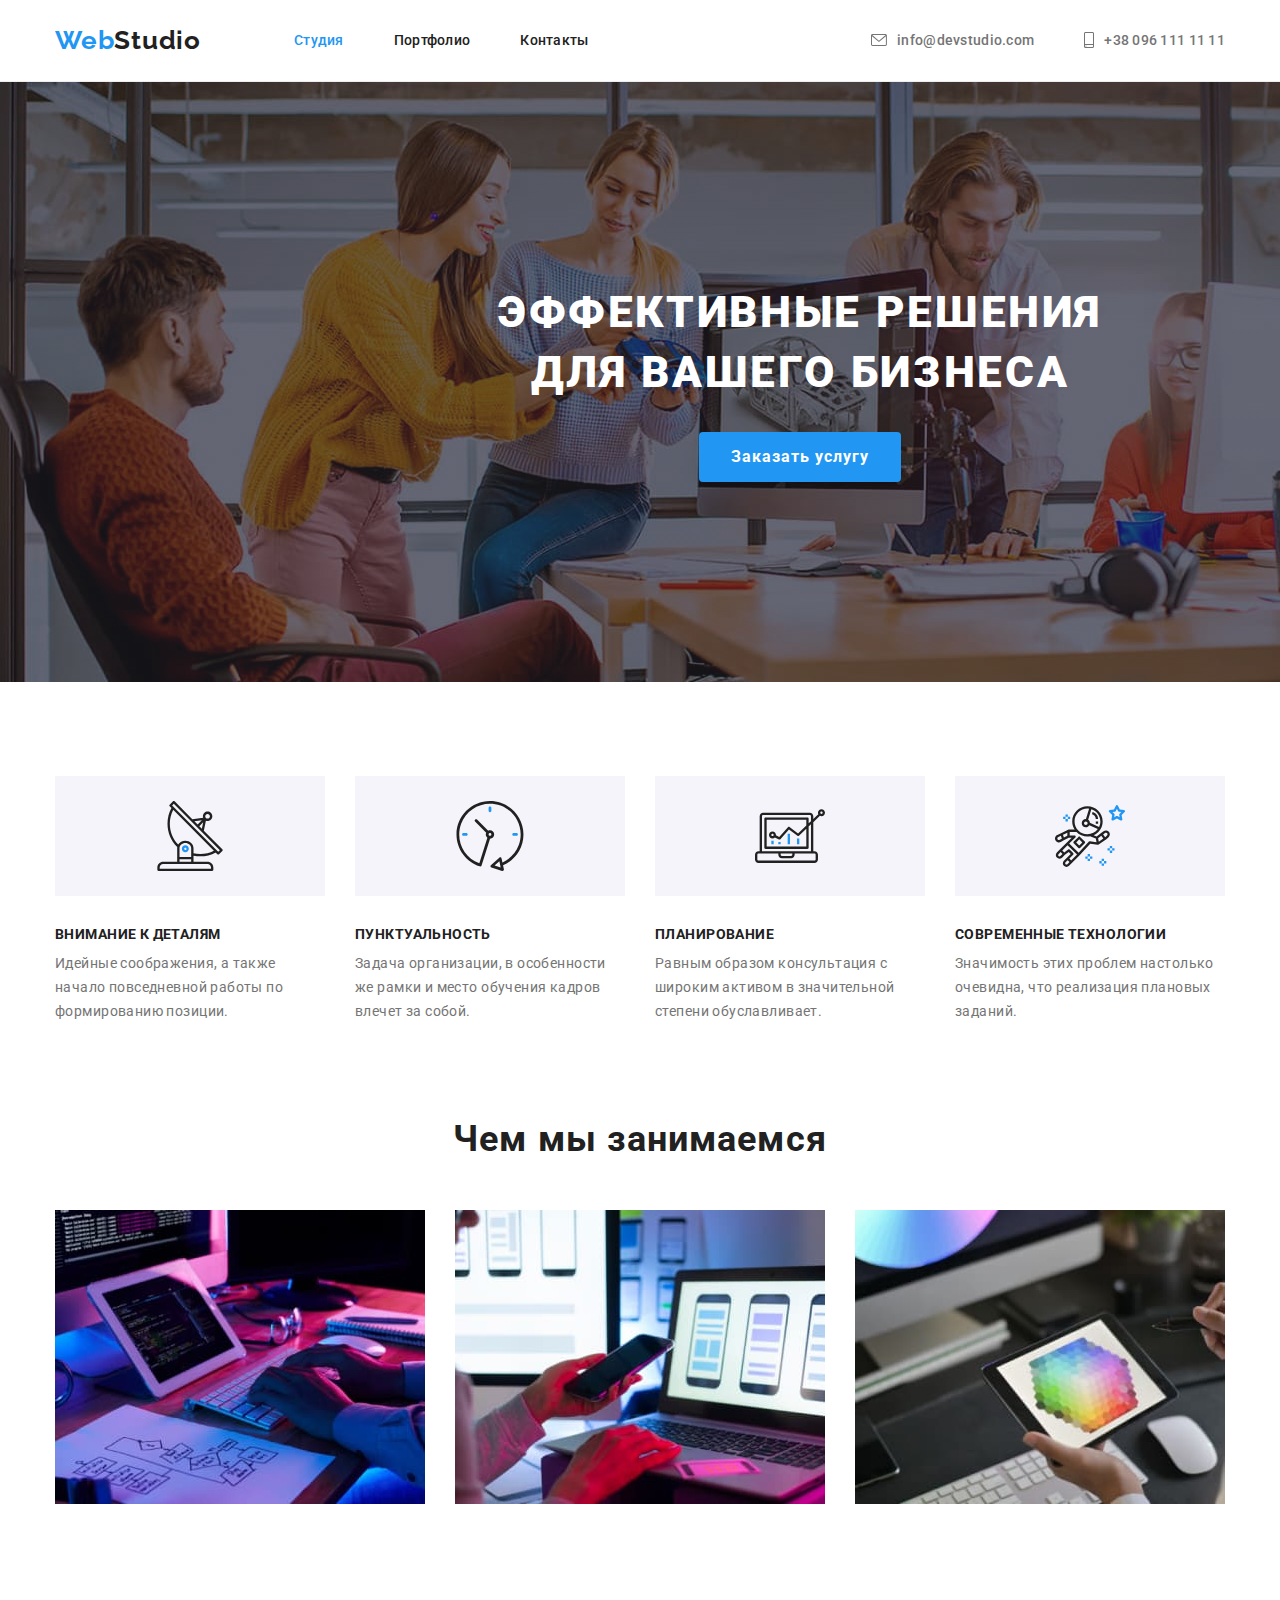
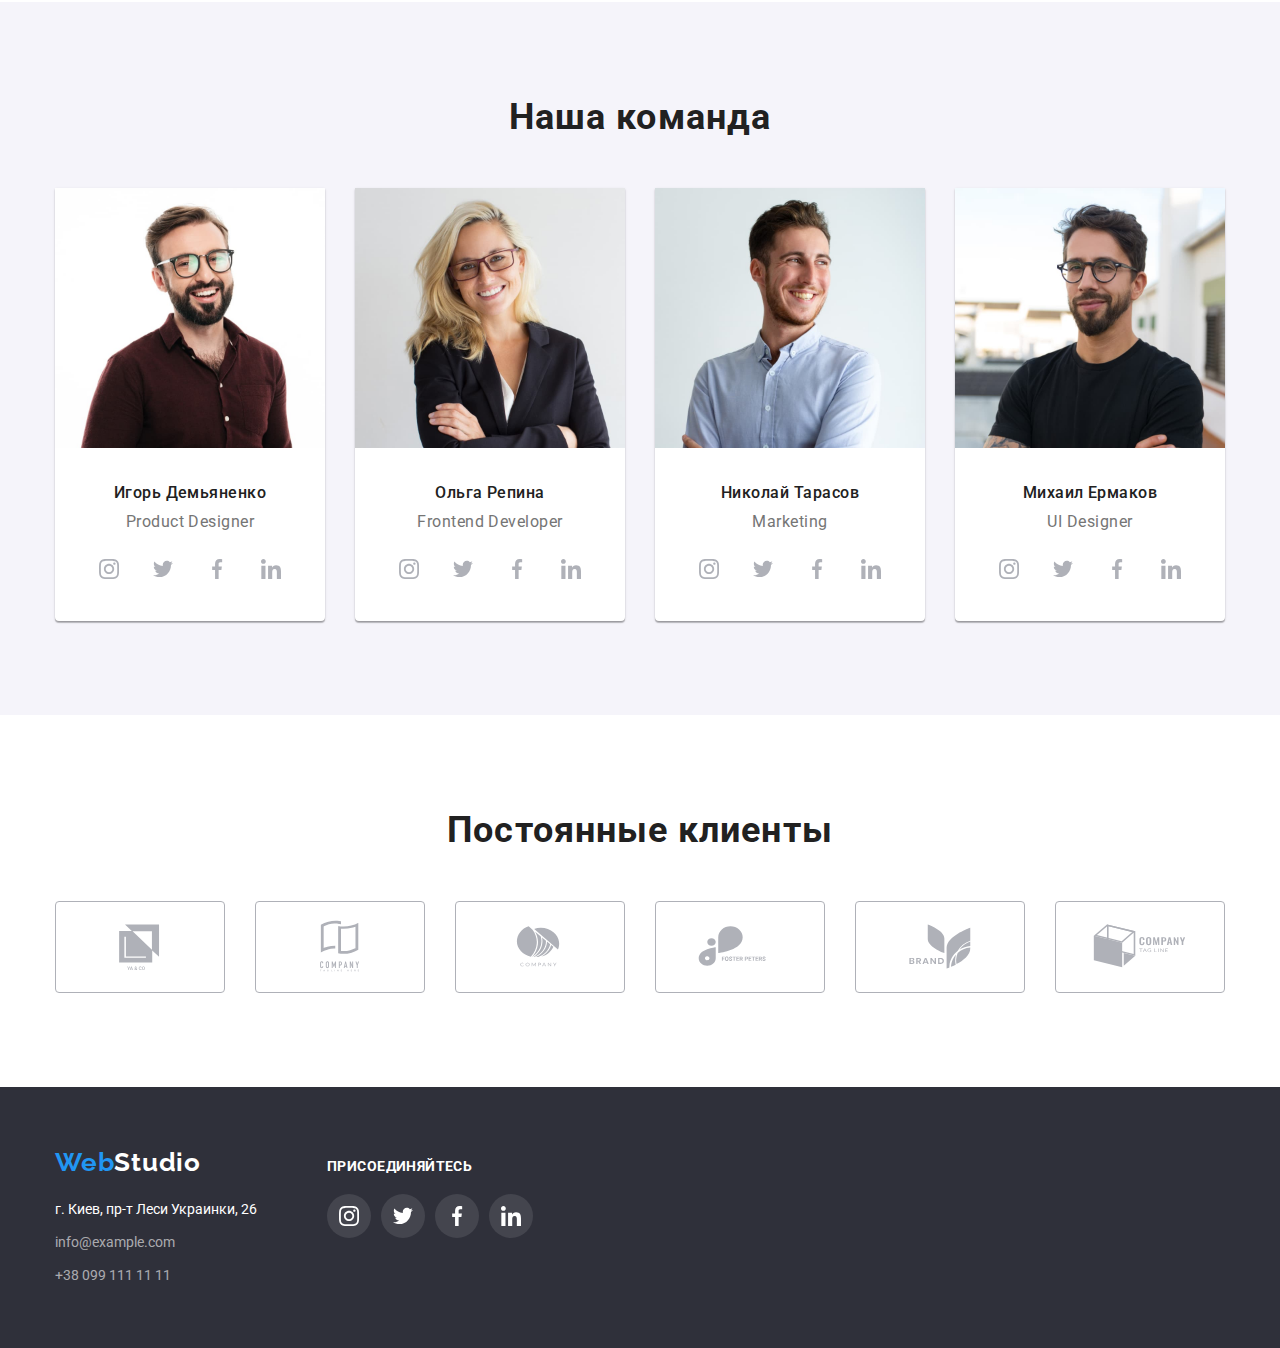
<file: index.html>
<!DOCTYPE html>
<html lang="ru">
<head>
    <meta charset="UTF-8">
    <meta http-equiv="X-UA-Compatible" content="IE=edge">
    <meta name="viewport" content="width=device-width, initial-scale=1.0">
    <title>Студия</title>
    <link rel="stylesheet" href="https://cdnjs.cloudflare.com/ajax/libs/modern-normalize/1.0.0/modern-normalize.css">
    <link rel="preconnect" href="https://fonts.gstatic.com">
    <link href="https://fonts.googleapis.com/css2?family=Raleway:wght@700&family=Roboto:wght@400;500;700;900&display=swap"
        rel="stylesheet">
    <link rel="stylesheet" href="./css/styles.css">
</head>

<body>
    <header class="header">
        <div class="container">
            <nav class="nav">
                <a class="logo" href="./index.html"> <span class="span">Web</span>Studio</a>
            
                <ul class="navList">
                    <li> <a class="link current" href="./index.html">Студия</a> </li>
                    <li> <a class="link" href="./portfolio.html">Портфолио</a> </li>
                    <li> <a class="link" href="">Контакты</a> </li>
                </ul>
            </nav>
            
            <ul class="contacts">
                <li>
                    <a class="link mail" href="mailto:info@devstudio.com">
                        <svg class="icon">
                            <use href="./images/symbol-defs.svg#icon-envelope"></use>
                        </svg>
                        info@devstudio.com
                    </a>
                </li>
                <li>
                    <a class="link tel" href="tel:+380961111111">
                        <svg class="icon">
                            <use href="./images/symbol-defs.svg#icon-smartphone"></use>
                        </svg>
                        +38 096 111 11 11
                    </a>
                </li>
            </ul>
        </div>
    </header>

    <main>
        <!--Герой-->
        <section class="hero">
            <div class="container">
                <h1 class="title">Эффективные решения<br> для вашего бизнеса</h1>
                <button class="order-button" type="button">Заказать услугу</button>
            </div>
        </section>

        <!--Наши качества-->
        <section class="section quality">
            <div class="container">
                <ul class="quality-list">
                    <li>
                        <div class="icon">
                            <svg width="70" height="70">
                                <use href="./images/symbol-defs.svg#icon-antenna"></use>
                            </svg>
                        </div>
                        <h3 class="title">Внимание к деталям</h3>
                        <p class="text">Идейные соображения, а также начало повседневной работы по формированию позиции.</p>
                    </li>
                
                    <li>
                        <div class="icon">
                            <svg width="70" height="70">
                                <use href="./images/symbol-defs.svg#icon-clock"></use>
                            </svg>
                        </div>
                        <h3 class="title">Пунктуальность</h3>
                        <p class="text">Задача организации, в особенности же рамки и место обучения кадров влечет за собой.</p>
                    </li>
                
                    <li>
                        <div class="icon">
                            <svg width="70" height="70">
                                <use href="./images/symbol-defs.svg#icon-diagram"></use>
                            </svg>
                        </div>
                        <h3 class="title">Планирование</h3>
                        <p class="text">Равным образом консультация с широким активом в значительной степени обуславливает.</p>
                    </li>
                
                    <li>
                        <div class="icon">
                            <svg width="70" height="70">
                                <use href="./images/symbol-defs.svg#icon-astronaut"></use>
                            </svg>
                        </div>
                        <h3 class="title">Современные технологии</h3>
                        <p class="text">Значимость этих проблем настолько очевидна, что реализация плановых заданий.</p>
                    </li>
                </ul>
            </div>
        </section>

        <!--Чем занимаемся-->
        <section class="section work">
            <div class="container">
                <h2 class="title">Чем мы занимаемся</h2>
                
                <ul class="work-list">
                    <li>
                        <img src="./images/box1.jpg" alt="Планшет на столе" width="370">
                    </li>
                
                    <li>
                        <img src="./images/box2.jpg" alt="Смартфон в руках" width="370">
                    </li>
                
                    <li>
                        <img src="./images/box3.jpg" alt="Графический планшет" width="370">
                    </li>
                </ul>
            </div>
        </section>

        <!--Наша команда-->
        <section class="section team">
            <div class="container">
                <h2 class="title">Наша команда</h2>
                
                <ul class="team-list">
                    <li class="element">
                        <img src="./images/img.jpg" alt="Фото Игоря Демьяненко" width="270">
                        <div class="desc">
                            <h3 class="name">Игорь Демьяненко</h3>
                            <p class="position">Product Designer</p>
                            <ul class="team-social-links">
                                <li>
                                    <a class="link" href="">
                                        <svg class="icon">
                                            <use href="./images/symbol-defs.svg#icon-instagram"></use>
                                        </svg>
                                    </a>
                                </li>
                                <li>
                                    <a class="link" href="">
                                        <svg class="icon">
                                            <use href="./images/symbol-defs.svg#icon-twitter"></use>
                                        </svg>
                                    </a>
                                </li>
                                <li>
                                    <a class="link" href="">
                                        <svg class="icon">
                                            <use href="./images/symbol-defs.svg#icon-facebook"></use>
                                        </svg>
                                    </a>
                                </li>
                                <li>
                                    <a class="link" href="">
                                        <svg class="icon">
                                            <use href="./images/symbol-defs.svg#icon-linkedin"></use>
                                        </svg>
                                    </a>
                                </li>
                            </ul>
                        </div>
                    </li>
                
                    <li class="element">
                        <img src="./images/img(1).jpg" alt="Фото Ольги Репиной" width="270">
                        <div class="desc">
                            <h3 class="name">Ольга Репина</h3>
                            <p class="position">Frontend Developer</p>
                            <ul class="team-social-links">
                                <li>
                                    <a class="link" href="">
                                        <svg class="icon">
                                            <use href="./images/symbol-defs.svg#icon-instagram"></use>
                                        </svg>
                                    </a>
                                </li>
                                <li>
                                    <a class="link" href="">
                                        <svg class="icon">
                                            <use href="./images/symbol-defs.svg#icon-twitter"></use>
                                        </svg>
                                    </a>
                                </li>
                                <li>
                                    <a class="link" href="">
                                        <svg class="icon">
                                            <use href="./images/symbol-defs.svg#icon-facebook"></use>
                                        </svg>
                                    </a>
                                </li>
                                <li>
                                    <a class="link" href="">
                                        <svg class="icon">
                                            <use href="./images/symbol-defs.svg#icon-linkedin"></use>
                                        </svg>
                                    </a>
                                </li>
                            </ul>
                        </div>
                    </li>
                
                    <li class="element">
                        <img src="./images/img(2).jpg" alt="Фото Николая Тарасова" width="270">
                        <div class="desc">
                            <h3 class="name">Николай Тарасов</h3>
                            <p class="position">Marketing</p>
                            <ul class="team-social-links">
                                <li>
                                    <a class="link" href="">
                                        <svg class="icon">
                                            <use href="./images/symbol-defs.svg#icon-instagram"></use>
                                        </svg>
                                    </a>
                                </li>
                                <li>
                                    <a class="link" href="">
                                        <svg class="icon">
                                            <use href="./images/symbol-defs.svg#icon-twitter"></use>
                                        </svg>
                                    </a>
                                </li>
                                <li>
                                    <a class="link" href="">
                                        <svg class="icon">
                                            <use href="./images/symbol-defs.svg#icon-facebook"></use>
                                        </svg>
                                    </a>
                                </li>
                                <li>
                                    <a class="link" href="">
                                        <svg class="icon">
                                            <use href="./images/symbol-defs.svg#icon-linkedin"></use>
                                        </svg>
                                    </a>
                                </li>
                            </ul>
                        </div>
                    </li>
                
                    <li class="element">
                        <img src="./images/img(3).jpg" alt="Фото Михаила Ермакова" width="270">
                        <div class="desc">
                            <h3 class="name">Михаил Ермаков</h3>
                            <p class="position">UI Designer</p>
                            <ul class="team-social-links">
                                <li>
                                    <a class="link" href="">
                                        <svg class="icon">
                                            <use href="./images/symbol-defs.svg#icon-instagram"></use>
                                        </svg>
                                    </a>
                                </li>
                                <li>
                                    <a class="link" href="">
                                        <svg class="icon">
                                            <use href="./images/symbol-defs.svg#icon-twitter"></use>
                                        </svg>
                                    </a>
                                </li>
                                <li>
                                    <a class="link" href="">
                                        <svg class="icon">
                                            <use href="./images/symbol-defs.svg#icon-facebook"></use>
                                        </svg>
                                    </a>
                                </li>
                                <li>
                                    <a class="link" href="">
                                        <svg class="icon">
                                            <use href="./images/symbol-defs.svg#icon-linkedin"></use>
                                        </svg>
                                    </a>
                                </li>
                            </ul>
                        </div>
                    </li>
                </ul>
            </div>
        </section>

        <!--Постоянные клиенты-->
        <section class="section client">
            <div class="container">
                <h2 class="title">
                    Постоянные клиенты
                </h2>

                <ul class="client-list">
                    <li>
                        <a class="link" href="">
                            <svg class="icon">
                                <use href="./images/symbol-defs.svg#icon-client1"></use>
                            </svg>
                        </a>
                    </li>
                    <li>
                        <a class="link" href="">
                            <svg class="icon">
                                <use href="./images/symbol-defs.svg#icon-client2"></use>
                            </svg>
                        </a>
                    </li>
                    <li>
                        <a class="link" href="">
                            <svg class="icon">
                                <use href="./images/symbol-defs.svg#icon-client3"></use>
                            </svg>
                        </a>
                    </li>
                    <li>
                        <a class="link" href="">
                            <svg class="icon">
                                <use href="./images/symbol-defs.svg#icon-client4"></use>
                            </svg>
                        </a>
                    </li>
                    <li>
                        <a class="link" href="">
                            <svg class="icon">
                                <use href="./images/symbol-defs.svg#icon-client5"></use>
                            </svg>
                        </a>
                    </li>
                    <li>
                        <a class="link" href="">
                            <svg class="icon">
                                <use href="./images/symbol-defs.svg#icon-client6"></use>
                            </svg>
                        </a>
                    </li>
                </ul>
            </div>
        </section>
    </main>

    <footer class="footer">
        <div class="container">
            <div>
                <a class="logo" href="./index.html"> <span class="span">Web</span>Studio</a>
                
                <address class="address">
                    <ul class="address-list">
                        <li class="list-item">
                            <a class="link map" href="https://goo.gl/maps/9b3qbMeGriDYsaB76" target="_blank">г. Киев, пр-т Леси
                                Украинки, 26</a>
                        </li>
                        <li class="list-item">
                            <a class="link mail" href="mailto:info@example.com">info@example.com</a>
                        </li>
                        <li class="list-item">
                            <a class="link tel" href="tel:+380991111111">+38 099 111 11 11</a>
                        </li>
                    </ul>
                </address>
            </div>

            <div class="join">
                <h3>присоединяйтесь</h3>
                <ul class="footer-social-links">
                    <li>
                        <a class="link" href="">
                            <svg class="icon">
                                <use href="./images/symbol-defs.svg#icon-instagram"></use>
                            </svg>
                        </a>
                    </li>
                    <li>
                        <a class="link" href="">
                            <svg class="icon">
                                <use href="./images/symbol-defs.svg#icon-twitter"></use>
                            </svg>
                        </a>
                    </li>
                    <li>
                        <a class="link" href="">
                            <svg class="icon">
                                <use href="./images/symbol-defs.svg#icon-facebook"></use>
                            </svg>
                        </a>
                    </li>
                    <li>
                        <a class="link" href="">
                            <svg class="icon">
                                <use href="./images/symbol-defs.svg#icon-linkedin"></use>
                            </svg>
                        </a>
                    </li>
                </ul>
            </div>
        </div>
    </footer>
</body>

</html>
</file>
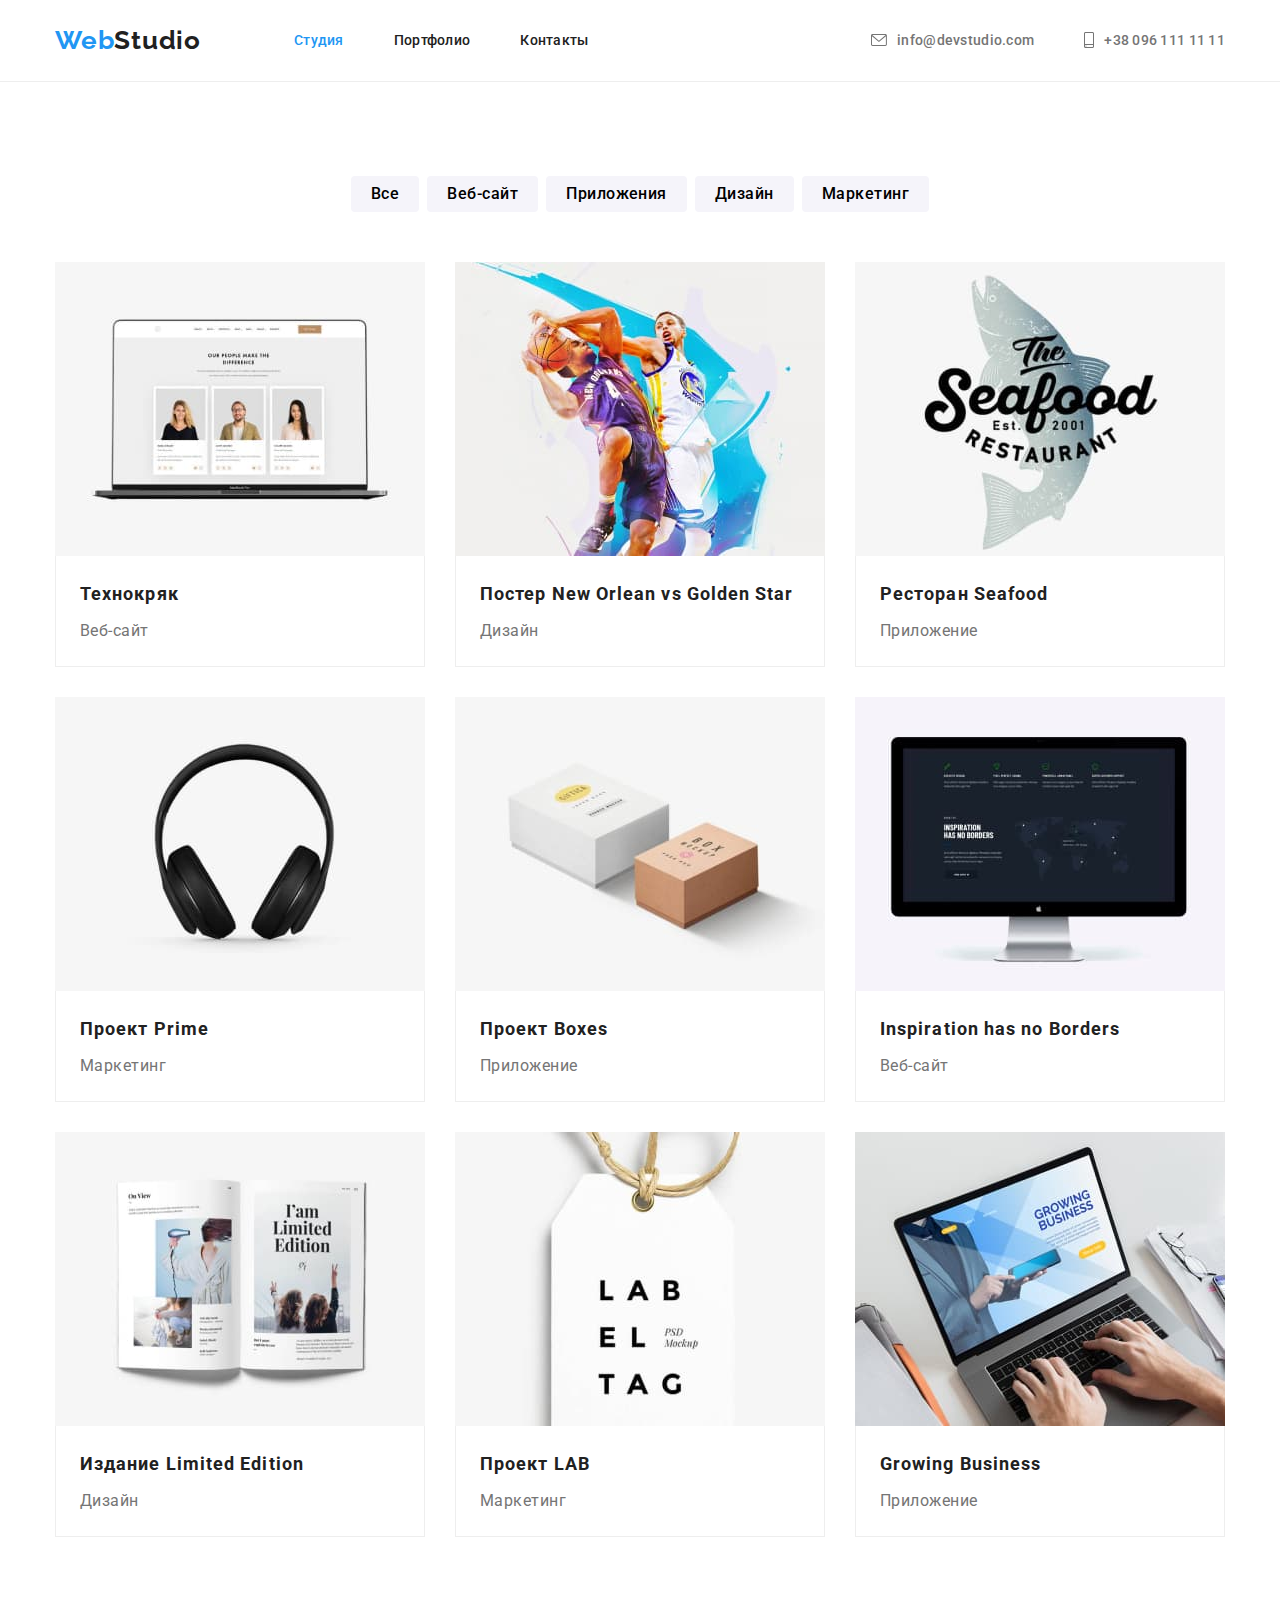
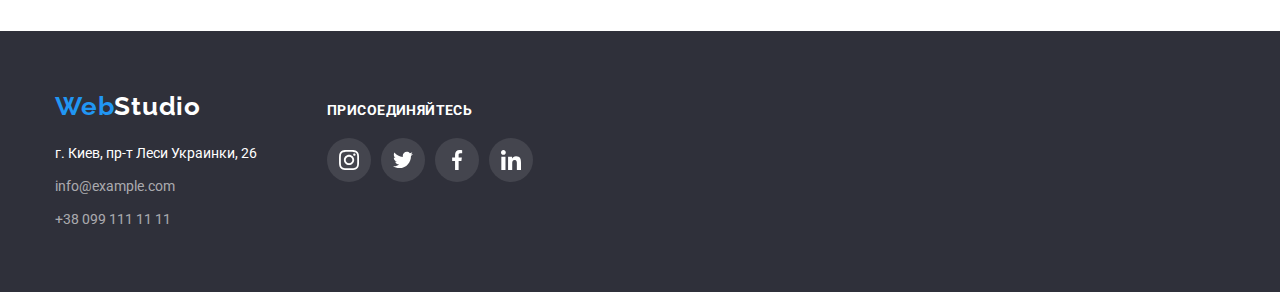
<file: portfolio.html>
<!DOCTYPE html>
<html lang="ru">
<head>
    <meta charset="UTF-8">
    <meta http-equiv="X-UA-Compatible" content="IE=edge">
    <meta name="viewport" content="width=device-width, initial-scale=1.0">
    <title>Портфолио</title>
    <link rel="stylesheet" href="https://cdnjs.cloudflare.com/ajax/libs/modern-normalize/1.0.0/modern-normalize.css">
    <link rel="preconnect" href="https://fonts.gstatic.com">
    <link href="https://fonts.googleapis.com/css2?family=Raleway:wght@700&family=Roboto:wght@400;500;700;900&display=swap"
        rel="stylesheet">
    <link rel="stylesheet" href="./css/styles.css">
</head>

<body>
    <header class="header">
        <div class="container">
            <nav class="nav">
                <a class="logo" href="./index.html"> <span class="span">Web</span>Studio</a>
    
                <ul class="navList">
                    <li> <a class="link current" href="./index.html">Студия</a> </li>
                    <li> <a class="link" href="./portfolio.html">Портфолио</a> </li>
                    <li> <a class="link" href="">Контакты</a> </li>
                </ul>
            </nav>
    
            <ul class="contacts">
                <li>
                    <a class="link mail" href="mailto:info@devstudio.com">
                        <svg class="icon">
                            <use href="./images/symbol-defs.svg#icon-envelope"></use>
                        </svg>
                        info@devstudio.com
                    </a>
                </li>
                <li>
                    <a class="link tel" href="tel:+380961111111">
                        <svg class="icon">
                            <use href="./images/symbol-defs.svg#icon-smartphone"></use>
                        </svg>
                        +38 096 111 11 11
                    </a>
                </li>
            </ul>
        </div>
    </header>

    <main>
        <section class="section portfolio-main">
            <div class="container">
                <ul class="button-list">
                    <li>
                        <button class="button" type="button">Все</button>
                    </li>
                
                    <li>
                        <button class="button" type="button">Веб-сайт</button>
                    </li>
                
                    <li>
                        <button class="button" type="button">Приложения</button>
                    </li>
                
                    <li>
                        <button class="button" type="button">Дизайн</button>
                    </li>
                
                    <li>
                        <button class="button" type="button">Маркетинг</button>
                    </li>
                </ul>
                
                <ul class="list">
                    <li class="element">
                        <img class="img" src="./images/tehno.jpg" alt="Ноутбук" width="370">
                        <div class="desc">
                            <h2 class="title">Технокряк</h2>
                            <p class="text">Веб-сайт</p>
                        </div>
                    </li>
                
                    <li class="element">
                        <img class="img" src="./images/new-orlean.jpg" alt="Баскетбол" width="370">
                        <div class="desc">
                            <h2 class="title">Постер New Orlean vs Golden Star</h2>
                            <p class="text">Дизайн</p>
                        </div>
                    </li>
                
                    <li class="element">
                        <img class="img" src="./images/seafood.jpg" alt="Рыба" width="370">
                        <div class="desc">
                            <h2 class="title">Ресторан Seafood</h2>
                            <p class="text">Приложение</p>
                        </div>
                    </li>
                
                    <li class="element">
                        <img class="img" src="./images/prime.jpg" alt="Наушники" width="370">
                        <div class="desc">
                            <h2 class="title">Проект Prime</h2>
                            <p class="text">Маркетинг</p>
                        </div>
                    </li>
                
                    <li class="element">
                        <img class="img" src="./images/boxes.jpg" alt="Коробка" width="370">
                        <div class="desc">
                            <h2 class="title">Проект Boxes</h2>
                            <p class="text">Приложение</p>
                        </div>
                    </li>
                
                    <li class="element">
                        <img class="img" src="./images/inspiration.jpg" alt="Монитор" width="370">
                        <div class="desc">
                            <h2 class="title">Inspiration has no Borders</h2>
                            <p class="text">Веб-сайт</p>
                        </div>
                    </li>
                
                    <li class="element">
                        <img class="img" src="./images/limited-edition.jpg" alt="Буклет" width="370">
                        <div class="desc">
                            <h2 class="title">Издание Limited Edition</h2>
                            <p class="text">Дизайн</p>
                        </div>
                    </li>
                
                    <li class="element">
                        <img class="img" src="./images/lab.jpg" alt="Бирка" width="370">
                        <div class="desc">
                            <h2 class="title">Проект LAB</h2>
                            <p class="text">Маркетинг</p>
                        </div>
                    </li>
                
                    <li class="element">
                        <img class="img" src="./images/growing-business.jpg" alt="Ноутбук" width="370">
                        <div class="desc">
                            <h2 class="title">Growing Business</h2>
                            <p class="text">Приложение</p>
                        </div>
                    </li>
                </ul>
            </div>
        </section>
    </main>
    
    <footer class="footer">
        <div class="container">
            <div>
                <a class="logo" href="./index.html"> <span class="span">Web</span>Studio</a>
    
                <address class="address">
                    <ul class="address-list">
                        <li class="list-item">
                            <a class="link map" href="https://goo.gl/maps/9b3qbMeGriDYsaB76" target="_blank">г. Киев, пр-т
                                Леси
                                Украинки, 26</a>
                        </li>
                        <li class="list-item">
                            <a class="link mail" href="mailto:info@example.com">info@example.com</a>
                        </li>
                        <li class="list-item">
                            <a class="link tel" href="tel:+380991111111">+38 099 111 11 11</a>
                        </li>
                    </ul>
                </address>
            </div>
    
            <div class="join">
                <h3>присоединяйтесь</h3>
                <ul class="footer-social-links">
                    <li>
                        <a class="link" href="">
                            <svg class="icon">
                                <use href="./images/symbol-defs.svg#icon-instagram"></use>
                            </svg>
                        </a>
                    </li>
                    <li>
                        <a class="link" href="">
                            <svg class="icon">
                                <use href="./images/symbol-defs.svg#icon-twitter"></use>
                            </svg>
                        </a>
                    </li>
                    <li>
                        <a class="link" href="">
                            <svg class="icon">
                                <use href="./images/symbol-defs.svg#icon-facebook"></use>
                            </svg>
                        </a>
                    </li>
                    <li>
                        <a class="link" href="">
                            <svg class="icon">
                                <use href="./images/symbol-defs.svg#icon-linkedin"></use>
                            </svg>
                        </a>
                    </li>
                </ul>
            </div>
        </div>
    </footer>
</body>

</html>
</file>
<file: css/styles.css>
*,
*::before,
*::after {
  box-sizing: border-box;
}

:root {
  --brand-color: #2196f3;
  --black-color: #212121;
  --grey-color: #757575;
  --white-color: #ffffff;
}

body {
  font-family: "Roboto", sans-serif;
  font-style: normal;
  color: var(--black-color);
}
body ul {
  list-style-type: none;
}

.container {
  width: 1200px;
  margin: 0 auto;
  padding: 0 15px;
}

.section {
  padding: 94px 0;
}

.link {
  font-style: normal;
  color: var(--black-color);
  text-decoration: none;
}
.link:hover,
.link:focus {
  color: var(--brand-color);
}

.logo {
  font-family: Raleway;
  font-weight: bold;
  font-size: 26px;
  line-height: 1.192;
  text-decoration: none;
  letter-spacing: 0.03em;
  color: inherit;
}
.logo .span {
  color: var(--brand-color);
}

/*HEADER*/
.header {
  border-bottom: 1px solid #eeeeee;
  padding: 25px 0;
}

.header .container {
  display: flex;
  justify-content: space-between;
  margin: 0 auto;
  align-items: center;
}

.header .nav {
  display: flex;
}

.header .navList {
  display: flex;
  margin: 0;
  margin-left: 93px;
  align-items: center;
  padding: 0;
}

.navList li:not(:last-child) {
  margin-right: 50px;
}

.header .contacts {
  display: flex;
  margin: 0;
  padding: 0;
}

.contacts li:not(:last-child) {
  margin-right: 50px;
}

.contacts a {
  display: flex;
  align-items: center;
  color: var(--grey-color);
}

.header .link {
  font-weight: 500;
  font-size: 14px;
  line-height: 1.143;
  letter-spacing: 0.02em;
}
.header .current {
  color: var(--brand-color);
}

/* .mail,
.tel {
  color: var(--grey-color);
} */

.mail .icon {
  height: 12px;
  width: 16px;
  margin-right: 10px;
  fill: var(--grey-color);
}

.tel .icon {
  height: 16px;
  width: 10px;
  margin-right: 10px;
  fill: var(--grey-color);
}

.contacts a:hover .icon {
  fill: var(--brand-color);
}
/*HEADER*/

/*SectioHERO*/
.hero .container {
  width: 1600px;
  padding-top: 200px;
  padding-bottom: 200px;
}

.hero {
  max-width: 1600px;
  height: 600px;
  margin-right: auto;
  margin-left: auto;
  background-color: #c4c4c4;
  background-image: linear-gradient(
      to right,
      rgba(47, 48, 58, 0.4),
      rgba(47, 48, 58, 0.4)
    ),
    url("../images/hero.jpg");
}

.hero .title {
  font-weight: 900;
  font-size: 44px;
  line-height: 1.364;
  letter-spacing: 0.06em;
  text-transform: uppercase;
  text-align: center;
  color: var(--white-color);
  margin: 0 auto 30px auto;
}

.hero .order-button {
  background-color: var(--brand-color);
  color: var(--white-color);
  font-weight: bold;
  font-size: 16px;
  line-height: 1.875;
  letter-spacing: 0.06em;
  box-shadow: 0px 4px 4px rgba(0, 0, 0, 0.15);
  border-radius: 4px;
  border: none;
  cursor: pointer;
  padding: 10px 32px;
  display: block;
  margin: 0 auto;
}
/*SectioHERO*/

/*SectionQUALITY*/
.quality-list {
  padding: 0;
  margin: 0;
  display: flex;
  justify-content: space-between;
}

.quality-list li {
  width: 270px;
}

.quality-list li:not(:last-child) {
  margin-right: 30px;
}

.quality-list .icon {
  width: 270px;
  height: 120px;
  margin-bottom: 30px;
  background-color: #f5f4fa;
  display: flex;
  justify-content: center;
  align-items: center;
}

.quality-list .title {
  font-weight: bold;
  font-size: 14px;
  line-height: 1.143;
  letter-spacing: 0.03em;
  text-transform: uppercase;
  margin: 0;
  margin-bottom: 10px;
}

.quality-list .text {
  font-size: 14px;
  line-height: 1.714;
  letter-spacing: 0.03em;
  color: var(--grey-color);
  margin: 0;
}
/*SectionQUALITY*/

/*SectionWORK*/
.work {
  padding: 0 0 94px 0;
}

.work-list {
  padding: 0;
  margin: 0;
  display: flex;
  justify-content: space-between;
}

.work .title {
  font-weight: bold;
  font-size: 36px;
  line-height: 1.167;
  letter-spacing: 0.03em;
  text-align: center;
  margin: 0 auto 50px;
}
/*SectionWORK*/

/*SectionTEAM*/
.team {
  background-color: #f5f4fa;
}

.team-list {
  padding: 0;
  margin: 0;
  display: flex;
  justify-content: space-between;
}

.team .title {
  font-weight: bold;
  font-size: 36px;
  line-height: 1.167;
  letter-spacing: 0.03em;
  text-align: center;
  margin: 0 auto 50px;
}

.team .element {
  width: 270px;
  background-color: var(--white-color);
  box-shadow: 0px 1px 3px rgba(0, 0, 0, 0.12), 0px 1px 1px rgba(0, 0, 0, 0.14),
    0px 2px 1px rgba(0, 0, 0, 0.2);
  border-radius: 0px 0px 4px 4px;
  text-align: center;
}

.team .desc {
  padding: 30px 0;
}

.team .name {
  font-weight: 500;
  font-size: 16px;
  line-height: 1.188;
  letter-spacing: 0.03em;
  margin: 0;
  margin-bottom: 10px;
}

.team .position {
  font-size: 16px;
  line-height: 1.188;
  letter-spacing: 0.03em;
  color: var(--grey-color);
  margin: 0;
  margin-bottom: 16px;
}

.team-social-links {
  display: flex;
  justify-content: center;
  padding: 0;
}

.team-social-links li:not(:last-child) {
  margin-right: 10px;
}

.team-social-links a {
  display: flex;
  justify-content: center;
  align-items: center;
  width: 44px;
  height: 44px;
  color: #afb1b8;
}

.team-social-links a:hover,
.team-social-links a:focus {
  background-color: var(--brand-color);
  color: var(--white-color);
  border-radius: 50%;
}

.team-social-links .icon {
  height: 20px;
  width: 20px;
  fill: currentColor;
}
/*SectionTEAM*/

/*SectionClient*/
.client .title {
  font-weight: bold;
  font-size: 36px;
  line-height: 1.167;
  letter-spacing: 0.03em;
  text-align: center;
  margin: 0 auto 50px;
}

.client-list {
  margin: 0;
  padding: 0;
  display: flex;
  justify-content: space-between;
}

.client-list a {
  display: flex;
  justify-content: center;
  align-items: center;
  width: 170px;
  height: 92px;
  border: 1px solid #afb1b8;
  border-radius: 4px;
  padding: 16px 32px;
  color: #afb1b8;
}

.client-list a:hover,
.client-list a:focus {
  border: 1px solid var(--brand-color);
  color: var(--brand-color);
}

.client-list .icon {
  width: 106px;
  height: 60px;
  fill: currentColor;
}
/*SectionClient*/

/*SectioPORTFOLIO*/
.button-list {
  padding: 0;
  margin: 0 auto 50px;
  display: flex;
  justify-content: center;
}

.portfolio-main .button {
  font-family: Roboto;
  font-style: normal;
  font-weight: 500;
  font-size: 16px;
  line-height: 1.62;
  text-align: center;
  letter-spacing: 0.03em;
  background: #f5f4fa;
  border: none;
  border-radius: 4px;
  cursor: pointer;
  padding: 5px 20px;
}
.button-list li:not(:last-child) {
  margin-right: 8px;
}
.portfolio-main .button:hover {
  background: var(--brand-color);
  color: var(--white-color);
  box-shadow: 0px 3px 1px rgba(0, 0, 0, 0.1), 0px 1px 2px rgba(0, 0, 0, 0.08),
    0px 2px 2px rgba(0, 0, 0, 0.12);
}

.portfolio-main .list {
  padding: 0;
  margin: 0;
  display: flex;
  flex-wrap: wrap;
  justify-content: space-between;
}

.portfolio-main .element {
  width: 370px;
  margin: 0;
  margin-bottom: 30px;
}
.portfolio-main .element:nth-last-child(-n + 3) {
  margin-bottom: 0;
}

.portfolio-main .element:hover {
  box-shadow: 0px 1px 1px rgba(0, 0, 0, 0.12), 0px 4px 4px rgba(0, 0, 0, 0.06),
    1px 4px 6px rgba(0, 0, 0, 0.16);
}

.portfolio-main .list .img {
  display: block;
}

.portfolio-main .desc {
  padding: 20px 24px;
  border: 1px solid #eeeeee;
  border-top: none;
}

.portfolio-main .title {
  font-weight: bold;
  font-size: 18px;
  line-height: 2;
  letter-spacing: 0.06em;
  margin: 0;
  margin-bottom: 4px;
}

.portfolio-main .text {
  font-size: 16px;
  line-height: 1.875;
  letter-spacing: 0.03em;
  color: var(--grey-color);
  margin: 0;
}
/*SectioPORTFOLIO*/

/*FOOTER*/
.footer {
  background-color: #2f303a;
  padding: 60px 0;
}

.footer .container {
  display: flex;
  align-items: baseline;
}

.footer .logo {
  color: var(--white-color);
  margin-bottom: 20px;
}

.footer .address {
  margin-top: 20px;
}

.address-list {
  margin: 0;
  padding: 0;
}

.footer .list-item {
  margin: 0 0 9px;
}
.footer .list-item:last-child {
  margin: 0;
}

.footer .link {
  font-size: 14px;
  line-height: 1.714;
  color: var(--white-color);
}

.footer .link:hover,
.footer .link:focus {
  color: var(--brand-color);
}

.footer .mail,
.footer .tel {
  color: rgba(255, 255, 255, 0.6);
}

.join {
  margin-left: 70px;
}

.join h3 {
  margin: 0;
  margin-bottom: 20px;
  padding: 0;
  font-weight: bold;
  font-size: 14px;
  line-height: 1.143;
  letter-spacing: 0.03em;
  text-transform: uppercase;
  color: var(--white-color);
}

.footer-social-links {
  display: flex;
  justify-content: center;
  padding: 0;
  margin: 0;
}

.footer-social-links li:not(:last-child) {
  margin-right: 10px;
}

.footer-social-links .link {
  display: flex;
  justify-content: center;
  align-items: center;
  width: 44px;
  height: 44px;
  background-color: rgba(255, 255, 255, 0.1);
  border-radius: 50%;
}

.footer-social-links .link:hover,
.footer-social-links .link:focus {
  background-color: var(--brand-color);
  color: var(--white-color);
}

.footer-social-links .icon {
  height: 20px;
  width: 20px;
  fill: currentColor;
}
/*FOOTER*/
</file>
